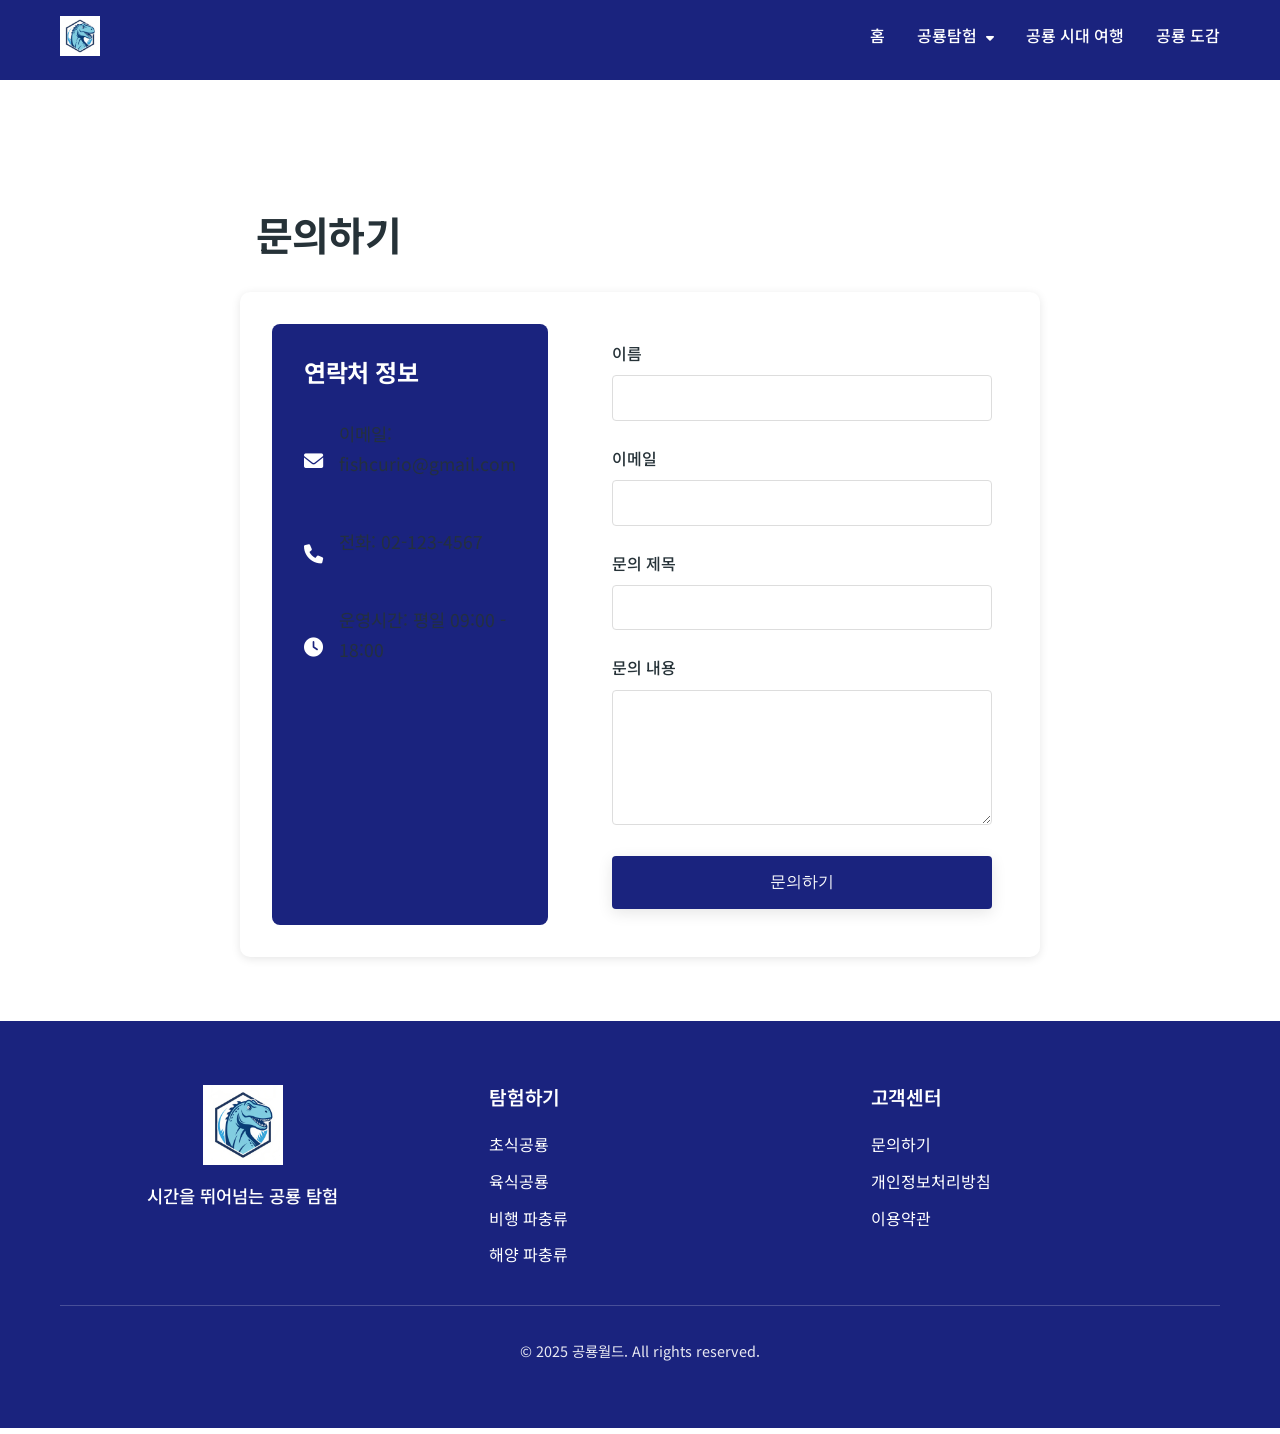
<file: contact.html>
<!DOCTYPE html>
<html lang="ko">
<head>
    <meta charset="UTF-8">
    <meta name="viewport" content="width=device-width, initial-scale=1.0">
    <title>문의하기 - 공룡월드</title>
    <link rel="stylesheet" href="style.css">
    <link rel="stylesheet" href="https://cdnjs.cloudflare.com/ajax/libs/font-awesome/6.0.0-beta3/css/all.min.css">
    <link href="https://fonts.googleapis.com/css2?family=Noto+Sans+KR:wght@400;700&display=swap" rel="stylesheet">
</head>
<body>
    <!-- 헤더 시작 -->
    <header>
        <div class="container">
            <div class="logo">
                <a href="index.html" class="logo-img" aria-label="공룡월드 홈으로 가기">
                    <img src="images/dino-logo-primary.png" alt="공룡월드">
                </a>
            </div>
            <nav>
                <div class="mobile-menu-toggle">
                    <i class="fas fa-bars"></i>
                </div>
                <ul class="main-menu">
                    <li><a href="index.html">홈</a></li>
                    <li class="dropdown">
                        <a href="#explore">공룡탐험 <i class="fas fa-caret-down"></i></a>
                        <ul class="dropdown-menu">
                            <li><a href="herbivores.html">육지의 거인들 (초식공룡)</a></li>
                            <li><a href="carnivores.html">무시무시한 사냥꾼들 (육식공룡)</a></li>
                            <li><a href="flying.html">하늘의 지배자들 (비행 파충류)</a></li>
                            <li><a href="marine.html">바다의 공포 (해양 파충류)</a></li>
                        </ul>
                    </li>
                    <li><a href="timeline.html">공룡 시대 여행</a></li>
                    <li><a href="dictionary.html">공룡 도감</a></li>
                </ul>
            </nav>
        </div>
    </header>
    <!-- 헤더 끝 -->

    <!-- 문의하기 섹션 시작 -->
    <section class="contact-section container">
        <h1 class="section-title">문의하기</h1>
        <div class="contact-content">
            <div class="contact-info">
                <h2>연락처 정보</h2>
                <div class="info-item">
                    <i class="fas fa-envelope"></i>
                    <p>이메일: fishcurio@gmail.com</p>
                </div>
                <div class="info-item">
                    <i class="fas fa-phone"></i>
                    <p>전화: 02-123-4567</p>
                </div>
                <div class="info-item">
                    <i class="fas fa-clock"></i>
                    <p>운영시간: 평일 09:00 - 18:00</p>
                </div>
            </div>
            <form class="contact-form" action="https://formsubmit.co/fishcurio@gmail.com" method="POST">
                <input type="hidden" name="_subject" value="공룡월드 문의사항">
                <input type="hidden" name="_next" value="https://your-website.com/thanks.html">
                <div class="form-group">
                    <label for="name">이름</label>
                    <input type="text" id="name" name="name" required>
                </div>
                <div class="form-group">
                    <label for="email">이메일</label>
                    <input type="email" id="email" name="email" required>
                </div>
                <div class="form-group">
                    <label for="subject">문의 제목</label>
                    <input type="text" id="subject" name="subject" required>
                </div>
                <div class="form-group">
                    <label for="message">문의 내용</label>
                    <textarea id="message" name="message" rows="6" required></textarea>
                </div>
                <button type="submit" class="btn btn-primary">문의하기</button>
            </form>
        </div>
    </section>

    <script>
        document.querySelector('.contact-form').addEventListener('submit', function(e) {
            const name = document.getElementById('name').value.trim();
            const email = document.getElementById('email').value.trim();
            const subject = document.getElementById('subject').value.trim();
            const message = document.getElementById('message').value.trim();
            
            if (name.length < 2) {
                e.preventDefault();
                alert('이름을 2자 이상 입력해주세요.');
                return;
            }
            
            if (!email.match(/^[^\s@]+@[^\s@]+\.[^\s@]+$/)) {
                e.preventDefault();
                alert('올바른 이메일 주소를 입력해주세요.');
                return;
            }
            
            if (subject.length < 2) {
                e.preventDefault();
                alert('문의 제목을 2자 이상 입력해주세요.');
                return;
            }
            
            if (message.length < 10) {
                e.preventDefault();
                alert('문의 내용을 10자 이상 입력해주세요.');
                return;
            }
        });
    </script>
    <!-- 문의하기 섹션 끝 -->

    <!-- 푸터 시작 -->
    <footer>
        <div class="container">
            <div class="footer-content">
                <div class="footer-logo">
                    <img src="images/dino-logo-primary.png" alt="공룡월드" class="logo-img">
                    <p>시간을 뛰어넘는 공룡 탐험</p>
                </div>
                <div class="footer-links">
                    <div class="link-column">
                        <h4>탐험하기</h4>
                        <ul>
                            <li><a href="herbivores.html">초식공룡</a></li>
                            <li><a href="carnivores.html">육식공룡</a></li>
                            <li><a href="flying.html">비행 파충류</a></li>
                            <li><a href="marine.html">해양 파충류</a></li>
                        </ul>
                    </div>
                    <div class="link-column">
                        <h4>고객센터</h4>
                        <ul>
                            <li><a href="contact.html">문의하기</a></li>
                            <li><a href="privacy.html">개인정보처리방침</a></li>
                            <li><a href="terms.html">이용약관</a></li>
                        </ul>
                    </div>
                </div>
            </div>
            <div class="copyright">
                <p>&copy; 2025 공룡월드. All rights reserved.</p>
            </div>
        </div>
    </footer>
    <!-- 푸터 끝 -->
</body>
</html>
</file>
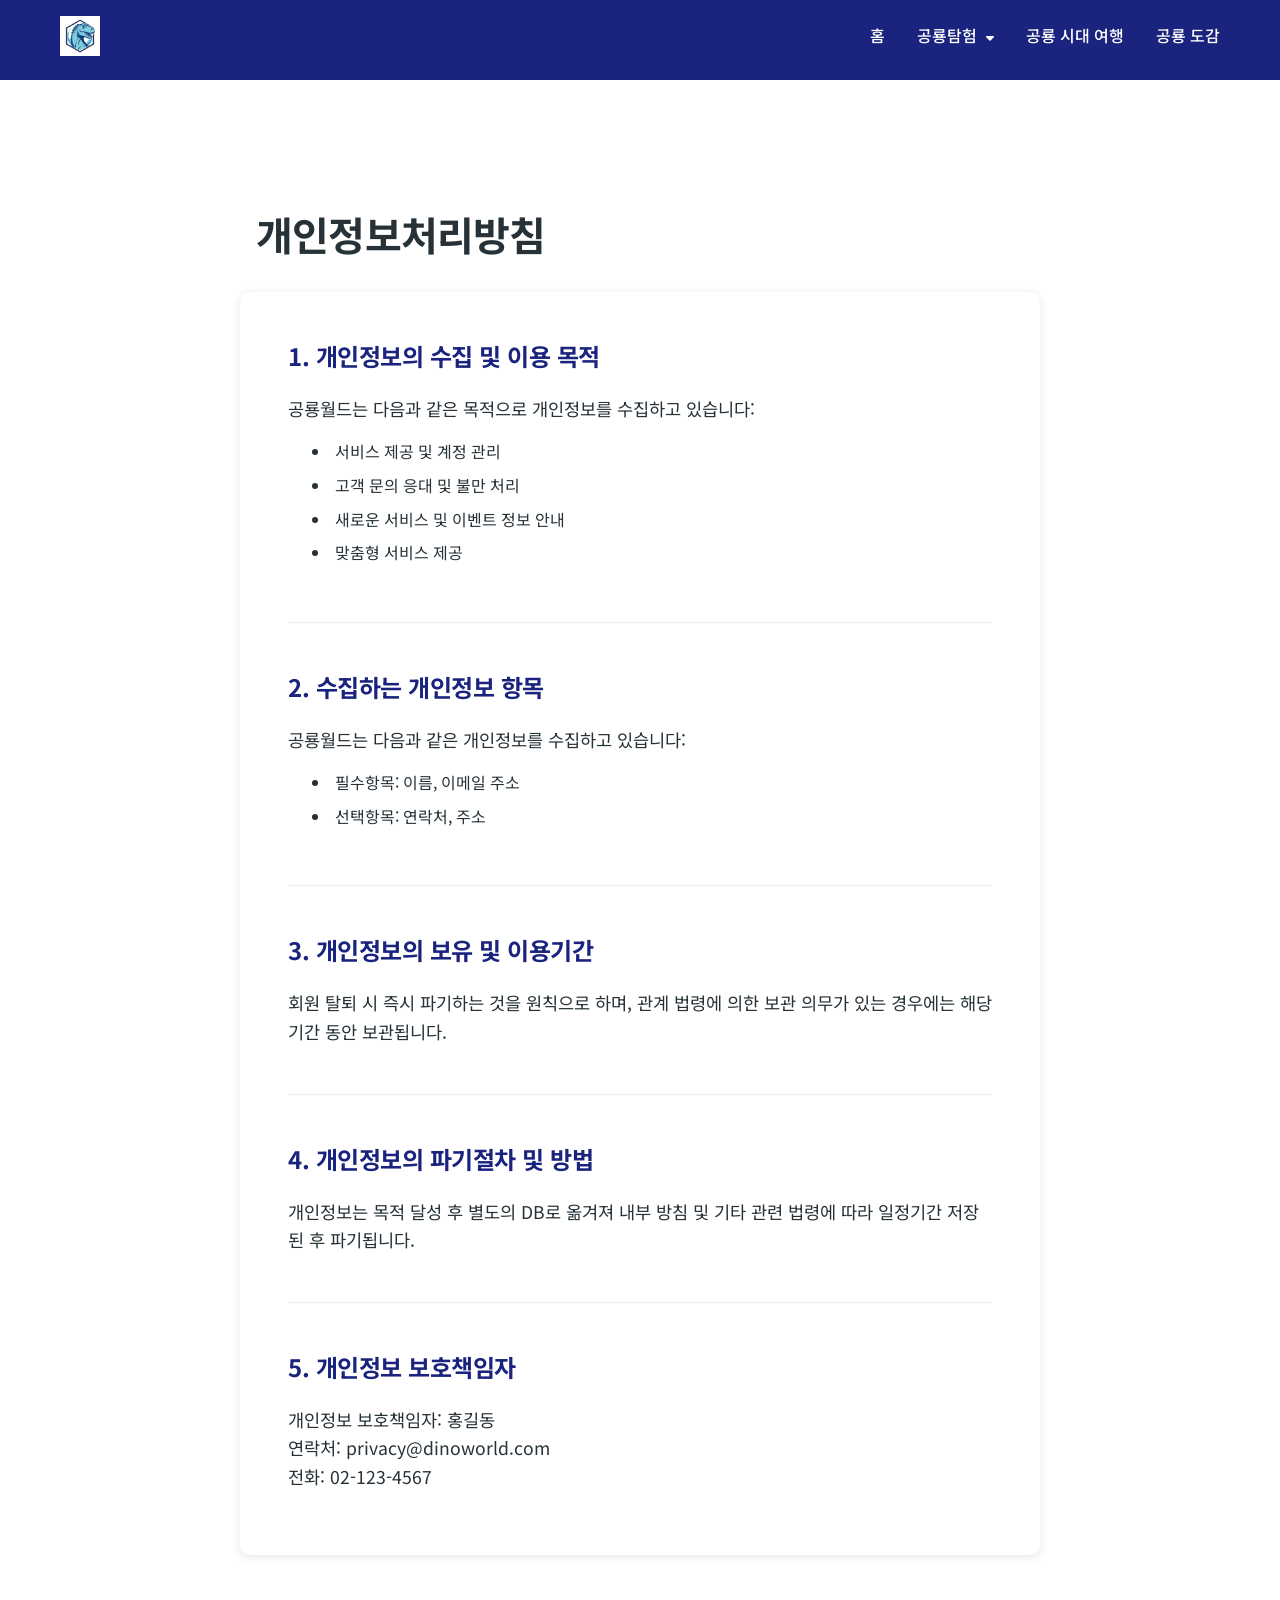
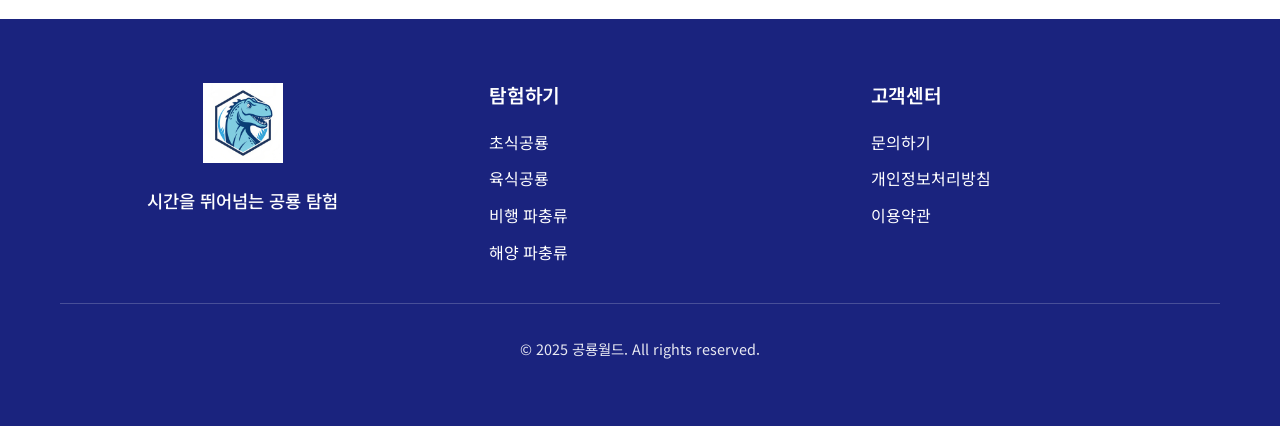
<file: privacy.html>
<!DOCTYPE html>
<html lang="ko">
<head>
    <meta charset="UTF-8">
    <meta name="viewport" content="width=device-width, initial-scale=1.0">
    <title>개인정보처리방침 - 공룡월드</title>
    <link rel="stylesheet" href="style.css">
    <link rel="stylesheet" href="https://cdnjs.cloudflare.com/ajax/libs/font-awesome/6.0.0-beta3/css/all.min.css">
    <link href="https://fonts.googleapis.com/css2?family=Noto+Sans+KR:wght@400;700&display=swap" rel="stylesheet">
</head>
<body>
    <!-- 헤더 시작 -->
    <header>
        <div class="container">
            <div class="logo">
                <a href="index.html" class="logo-img" aria-label="공룡월드 홈으로 가기">
                    <img src="images/dino-logo-primary.png" alt="공룡월드">
                </a>
            </div>
            <nav>
                <div class="mobile-menu-toggle">
                    <i class="fas fa-bars"></i>
                </div>
                <ul class="main-menu">
                    <li><a href="index.html">홈</a></li>
                    <li class="dropdown">
                        <a href="#explore">공룡탐험 <i class="fas fa-caret-down"></i></a>
                        <ul class="dropdown-menu">
                            <li><a href="herbivores.html">육지의 거인들 (초식공룡)</a></li>
                            <li><a href="carnivores.html">무시무시한 사냥꾼들 (육식공룡)</a></li>
                            <li><a href="flying.html">하늘의 지배자들 (비행 파충류)</a></li>
                            <li><a href="marine.html">바다의 공포 (해양 파충류)</a></li>
                        </ul>
                    </li>
                    <li><a href="timeline.html">공룡 시대 여행</a></li>
                    <li><a href="dictionary.html">공룡 도감</a></li>
                </ul>
            </nav>
        </div>
    </header>
    <!-- 헤더 끝 -->

    <!-- 개인정보처리방침 섹션 시작 -->
    <section class="privacy-section container">
        <h1 class="section-title">개인정보처리방침</h1>
        <div class="privacy-content">
            <article class="privacy-article">
                <h2>1. 개인정보의 수집 및 이용 목적</h2>
                <p>공룡월드는 다음과 같은 목적으로 개인정보를 수집하고 있습니다:</p>
                <ul>
                    <li>서비스 제공 및 계정 관리</li>
                    <li>고객 문의 응대 및 불만 처리</li>
                    <li>새로운 서비스 및 이벤트 정보 안내</li>
                    <li>맞춤형 서비스 제공</li>
                </ul>
            </article>

            <article class="privacy-article">
                <h2>2. 수집하는 개인정보 항목</h2>
                <p>공룡월드는 다음과 같은 개인정보를 수집하고 있습니다:</p>
                <ul>
                    <li>필수항목: 이름, 이메일 주소</li>
                    <li>선택항목: 연락처, 주소</li>
                </ul>
            </article>

            <article class="privacy-article">
                <h2>3. 개인정보의 보유 및 이용기간</h2>
                <p>회원 탈퇴 시 즉시 파기하는 것을 원칙으로 하며, 관계 법령에 의한 보관 의무가 있는 경우에는 해당 기간 동안 보관됩니다.</p>
            </article>

            <article class="privacy-article">
                <h2>4. 개인정보의 파기절차 및 방법</h2>
                <p>개인정보는 목적 달성 후 별도의 DB로 옮겨져 내부 방침 및 기타 관련 법령에 따라 일정기간 저장된 후 파기됩니다.</p>
            </article>

            <article class="privacy-article">
                <h2>5. 개인정보 보호책임자</h2>
                <p>개인정보 보호책임자: 홍길동<br>
                연락처: privacy@dinoworld.com<br>
                전화: 02-123-4567</p>
            </article>
        </div>
    </section>
    <!-- 개인정보처리방침 섹션 끝 -->

    <!-- 푸터 시작 -->
    <footer>
        <div class="container">
            <div class="footer-content">
                <div class="footer-logo">
                    <a href="index.html">
                        <img src="images/dino-logo-primary.png" alt="공룡월드" class="logo-img">
                    </a>
                    <p>시간을 뛰어넘는 공룡 탐험</p>
                </div>
                <div class="footer-links">
                    <div class="link-column">
                        <h4>탐험하기</h4>
                        <ul>
                            <li><a href="herbivores.html">초식공룡</a></li>
                            <li><a href="carnivores.html">육식공룡</a></li>
                            <li><a href="flying.html">비행 파충류</a></li>
                            <li><a href="marine.html">해양 파충류</a></li>
                        </ul>
                    </div>
                    <div class="link-column">
                        <h4>고객센터</h4>
                        <ul>
                            <li><a href="contact.html">문의하기</a></li>
                            <li><a href="privacy.html">개인정보처리방침</a></li>
                            <li><a href="terms.html">이용약관</a></li>
                        </ul>
                    </div>
                </div>
            </div>
            <div class="copyright">
                <p>&copy; 2025 공룡월드. All rights reserved.</p>
            </div>
        </div>
    </footer>
    <!-- 푸터 끝 -->
</body>
</html>
</file>
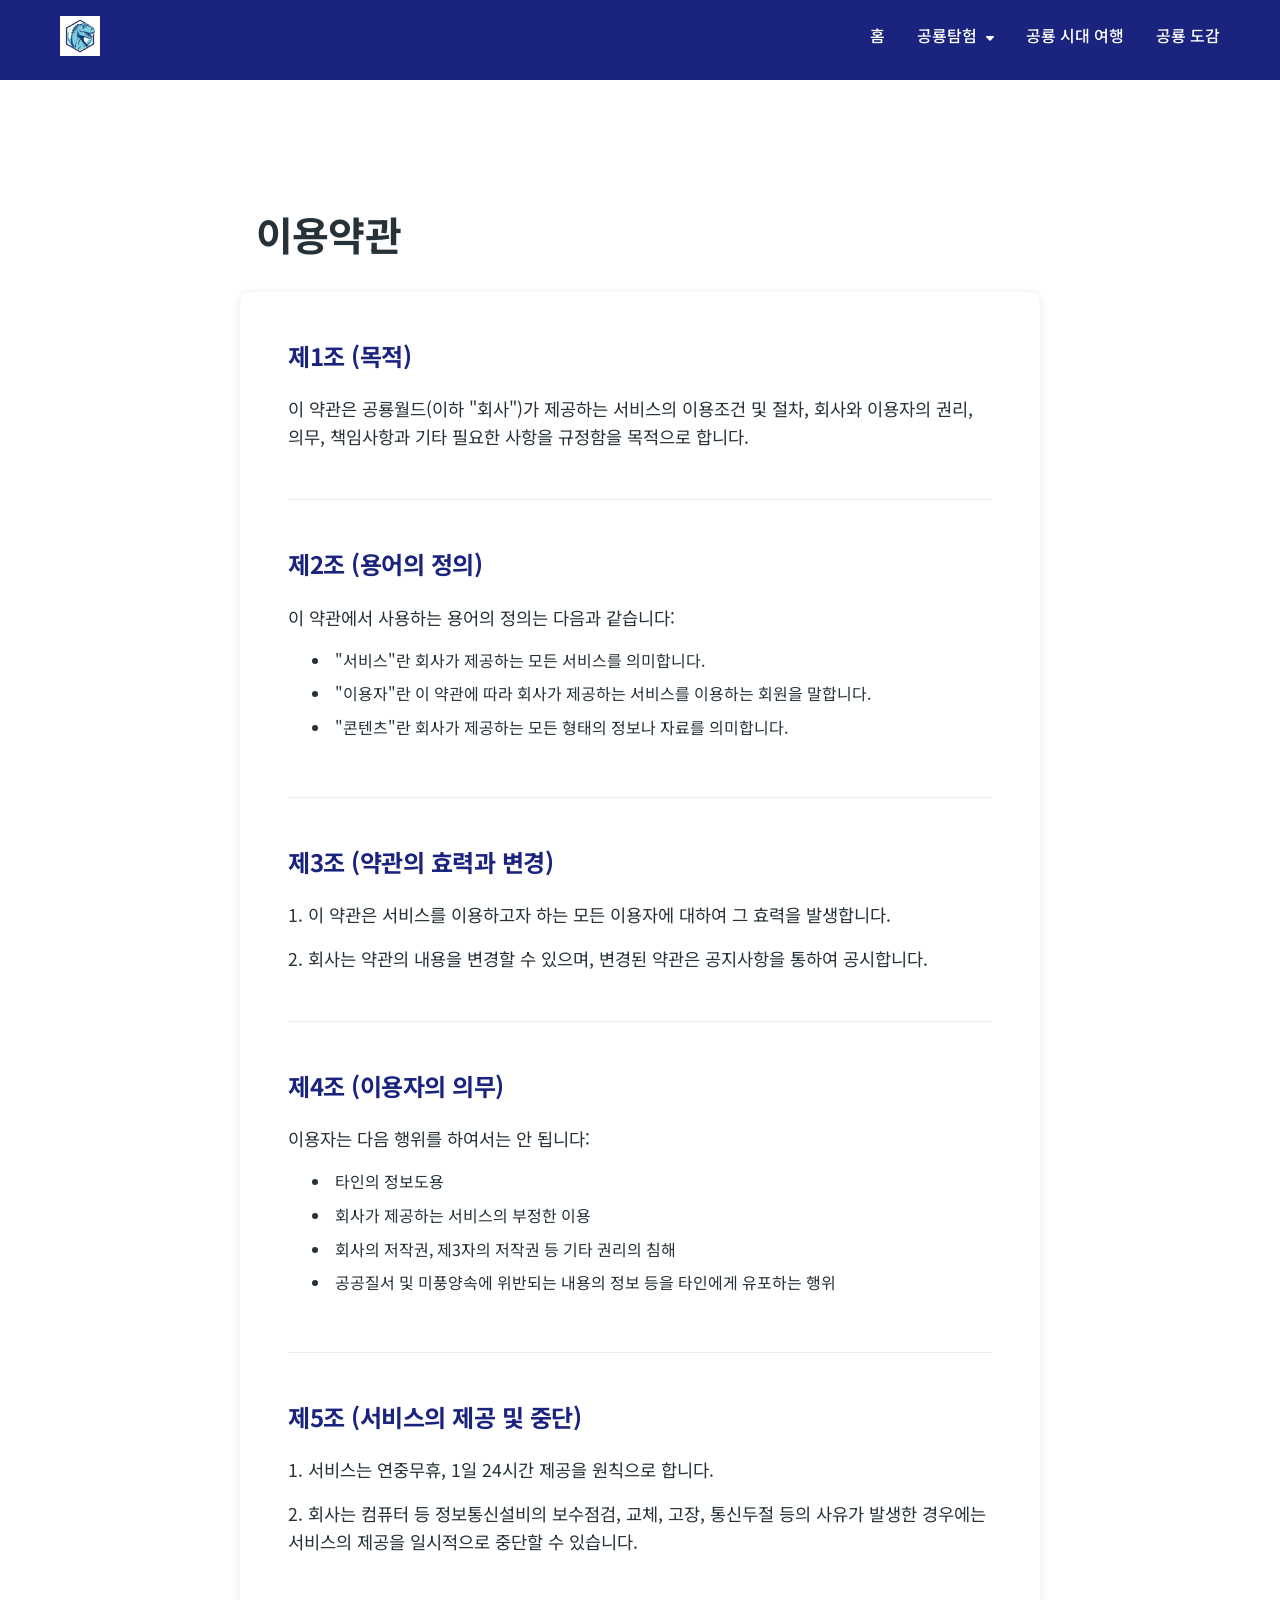
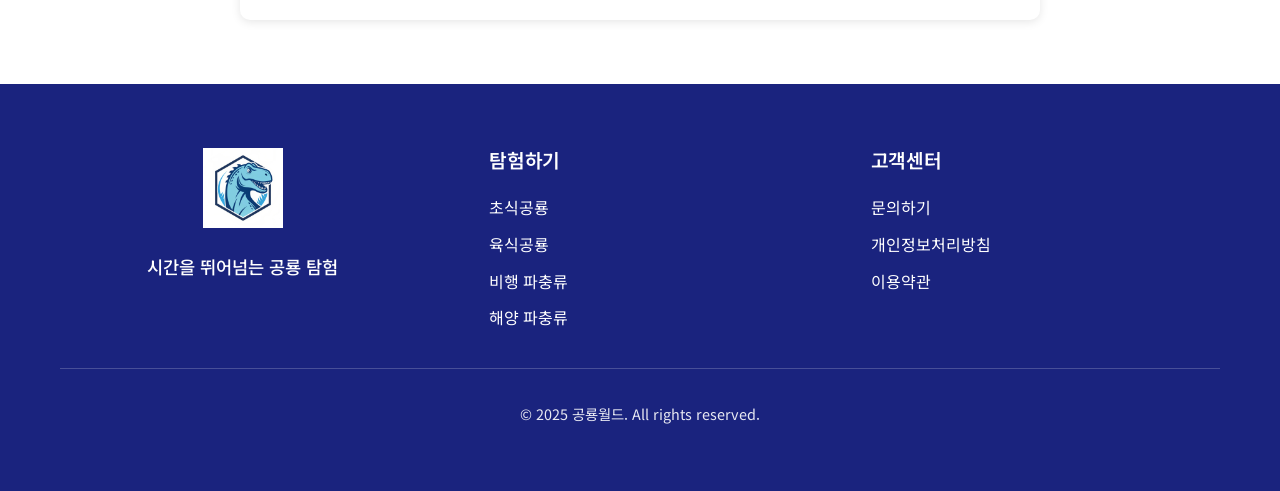
<file: terms.html>
<!DOCTYPE html>
<html lang="ko">
<head>
    <meta charset="UTF-8">
    <meta name="viewport" content="width=device-width, initial-scale=1.0">
    <title>이용약관 - 공룡월드</title>
    <link rel="stylesheet" href="style.css">
    <link rel="stylesheet" href="https://cdnjs.cloudflare.com/ajax/libs/font-awesome/6.0.0-beta3/css/all.min.css">
    <link href="https://fonts.googleapis.com/css2?family=Noto+Sans+KR:wght@400;700&display=swap" rel="stylesheet">
</head>
<body>
    <!-- 헤더 시작 -->
    <header>
        <div class="container">
            <div class="logo">
                <a href="index.html" class="logo-img" aria-label="공룡월드 홈으로 가기">
                    <img src="images/dino-logo-primary.png" alt="공룡월드">
                </a>
            </div>
            <nav>
                <div class="mobile-menu-toggle">
                    <i class="fas fa-bars"></i>
                </div>
                <ul class="main-menu">
                    <li><a href="index.html">홈</a></li>
                    <li class="dropdown">
                        <a href="#explore">공룡탐험 <i class="fas fa-caret-down"></i></a>
                        <ul class="dropdown-menu">
                            <li><a href="herbivores.html">육지의 거인들 (초식공룡)</a></li>
                            <li><a href="carnivores.html">무시무시한 사냥꾼들 (육식공룡)</a></li>
                            <li><a href="flying.html">하늘의 지배자들 (비행 파충류)</a></li>
                            <li><a href="marine.html">바다의 공포 (해양 파충류)</a></li>
                        </ul>
                    </li>
                    <li><a href="timeline.html">공룡 시대 여행</a></li>
                    <li><a href="dictionary.html">공룡 도감</a></li>
                </ul>
            </nav>
        </div>
    </header>
    <!-- 헤더 끝 -->

    <!-- 이용약관 섹션 시작 -->
    <section class="terms-section container">
        <h1 class="section-title">이용약관</h1>
        <div class="terms-content">
            <article class="terms-article">
                <h2>제1조 (목적)</h2>
                <p>이 약관은 공룡월드(이하 "회사")가 제공하는 서비스의 이용조건 및 절차, 회사와 이용자의 권리, 의무, 책임사항과 기타 필요한 사항을 규정함을 목적으로 합니다.</p>
            </article>

            <article class="terms-article">
                <h2>제2조 (용어의 정의)</h2>
                <p>이 약관에서 사용하는 용어의 정의는 다음과 같습니다:</p>
                <ul>
                    <li>"서비스"란 회사가 제공하는 모든 서비스를 의미합니다.</li>
                    <li>"이용자"란 이 약관에 따라 회사가 제공하는 서비스를 이용하는 회원을 말합니다.</li>
                    <li>"콘텐츠"란 회사가 제공하는 모든 형태의 정보나 자료를 의미합니다.</li>
                </ul>
            </article>

            <article class="terms-article">
                <h2>제3조 (약관의 효력과 변경)</h2>
                <p>1. 이 약관은 서비스를 이용하고자 하는 모든 이용자에 대하여 그 효력을 발생합니다.</p>
                <p>2. 회사는 약관의 내용을 변경할 수 있으며, 변경된 약관은 공지사항을 통하여 공시합니다.</p>
            </article>

            <article class="terms-article">
                <h2>제4조 (이용자의 의무)</h2>
                <p>이용자는 다음 행위를 하여서는 안 됩니다:</p>
                <ul>
                    <li>타인의 정보도용</li>
                    <li>회사가 제공하는 서비스의 부정한 이용</li>
                    <li>회사의 저작권, 제3자의 저작권 등 기타 권리의 침해</li>
                    <li>공공질서 및 미풍양속에 위반되는 내용의 정보 등을 타인에게 유포하는 행위</li>
                </ul>
            </article>

            <article class="terms-article">
                <h2>제5조 (서비스의 제공 및 중단)</h2>
                <p>1. 서비스는 연중무휴, 1일 24시간 제공을 원칙으로 합니다.</p>
                <p>2. 회사는 컴퓨터 등 정보통신설비의 보수점검, 교체, 고장, 통신두절 등의 사유가 발생한 경우에는 서비스의 제공을 일시적으로 중단할 수 있습니다.</p>
            </article>
        </div>
    </section>
    <!-- 이용약관 섹션 끝 -->

    <!-- 푸터 시작 -->
    <footer>
        <div class="container">
            <div class="footer-content">
                <div class="footer-logo">
                    <a href="index.html">
                        <img src="images/dino-logo-primary.png" alt="공룡월드" class="logo-img">
                    </a>
                    <p>시간을 뛰어넘는 공룡 탐험</p>
                </div>
                <div class="footer-links">
                    <div class="link-column">
                        <h4>탐험하기</h4>
                        <ul>
                            <li><a href="herbivores.html">초식공룡</a></li>
                            <li><a href="carnivores.html">육식공룡</a></li>
                            <li><a href="flying.html">비행 파충류</a></li>
                            <li><a href="marine.html">해양 파충류</a></li>
                        </ul>
                    </div>
                    <div class="link-column">
                        <h4>고객센터</h4>
                        <ul>
                            <li><a href="contact.html">문의하기</a></li>
                            <li><a href="privacy.html">개인정보처리방침</a></li>
                            <li><a href="terms.html">이용약관</a></li>
                        </ul>
                    </div>
                </div>
            </div>
            <div class="copyright">
                <p>&copy; 2025 공룡월드. All rights reserved.</p>
            </div>
        </div>
    </footer>
    <!-- 푸터 끝 -->
</body>
</html>
</file>
<file: style.css>
/* 기본 리셋 및 공통 스타일 */
:root {
    --primary-color: #1a237e;
    --primary-color-rgb: 26, 35, 126;
    --herbivore-color: #2e7d32;
    --carnivore-color: #c62828;
    --flying-color: #6a1b9a;
    --marine-color: #0277bd;
    --text-color: #263238;
    --light-gray: #f5f6fa;
    --background-color: #ffffff;
    --accent-color: #ffd600;
    --shadow: 0 4px 20px rgba(0,0,0,0.08);
    --card-shadow: 0 8px 30px rgba(0,0,0,0.12);
    --transition: all 0.4s cubic-bezier(0.4, 0, 0.2, 1);
    --header-height: 80px;
}

* {
    margin: 0;
    padding: 0;
    box-sizing: border-box;
}

body {
    font-family: 'Noto Sans KR', sans-serif;
    line-height: 1.7;
    color: var(--text-color);
    background-color: var(--background-color);
    padding-top: var(--header-height);
}

/* 컨테이너 */
.container {
    max-width: 1200px;
    margin: 0 auto;
    padding: 0 20px;
}

/* 헤더 스타일 */
header {
    background: var(--primary-color);
    width: 100%;
    transition: var(--transition);
    padding: 1rem 0;
    position: fixed;
    top: 0;
    left: 0;
    z-index: 1000;
    height: var(--header-height);
}

header.scrolled {
    background: rgba(44, 62, 80, 0.95);
    box-shadow: var(--shadow);
}

header .container {
    display: flex;
    justify-content: space-between;
    align-items: center;
}

.logo {
    display: flex;
    align-items: center;
    gap: 1rem;
    z-index: 1002;
    position: relative;
}

.logo h1 {
    margin: 0;
    font-size: 1.5rem;
    color: white;
}

.logo .logo-img {
    width: 40px;
    height: 40px;
    position: relative;
    z-index: 1002;
}

.logo .logo-img img {
    width: 100%;
    height: 100%;
    object-fit: contain;
}

/* 푸터 로고 스타일 */
.footer-logo {
    text-align: center;
    margin-bottom: 2rem;
}

.footer-logo a {
    display: inline-block;
    text-decoration: none;
    transition: var(--transition);
}

.footer-logo a:hover {
    transform: translateY(-3px);
}

.footer-logo .logo-img {
    width: 80px;
    height: 80px;
    margin: 0 auto 1rem;
    display: block;
}

.footer-logo img {
    width: 80px;
    height: auto;
    margin-bottom: 1rem;
}

.footer-logo h3 {
    color: white;
    margin-bottom: 0.5rem;
}

.footer-logo p {
    color: #ffffff;
    font-weight: 500;
    margin-bottom: 0;
}

/* 네비게이션 */
nav {
    display: flex;
    align-items: center;
}

/* 모바일 메뉴 토글 버튼 */
.mobile-menu-toggle {
    display: none;
    background: none;
    border: none;
    color: white;
    cursor: pointer;
    padding: 0.5rem;
    z-index: 1002;
    font-size: 2rem;
    position: relative;
}

/* 메인 메뉴 */
.main-menu {
    display: flex;
    list-style: none;
    gap: 2rem;
    margin: 0;
    padding: 0;
}

.main-menu a {
    color: white;
    text-decoration: none;
    font-weight: 500;
    transition: var(--transition);
    position: relative;
    padding: 0.5rem 0;
}

.main-menu a:hover {
    color: var(--accent-color);
}

/* 드롭다운 메뉴 */
.dropdown {
    position: relative;
}

.dropdown-menu {
    display: none;
    position: absolute;
    top: 100%;
    left: 0;
    background: white;
    min-width: 200px;
    padding: 0.5rem 0;
    border-radius: 4px;
    box-shadow: var(--shadow);
    list-style: none;
}

.dropdown:hover .dropdown-menu {
    display: block;
}

.dropdown-menu a {
    color: var(--text-color);
    padding: 0.5rem 1rem;
    display: block;
}

.dropdown-menu a:hover {
    background: var(--light-gray);
}

.main-menu .dropdown .fa-caret-down {
    margin-left: 0.3rem;
    font-size: 0.8em;
}

/* 히어로 섹션 */
.hero-sub {
    padding: 4rem 0;
    color: white;
    text-align: center;
    position: relative;
    background: linear-gradient(135deg, rgba(44, 62, 80, 0.95) 0%, rgba(52, 73, 94, 0.95) 100%), url('images/timeline-bg-desktop.png') repeat center;
    background-size: 300px;
}

.hero-sub::before {
    content: '';
    position: absolute;
    top: 0;
    left: 0;
    right: 0;
    bottom: 0;
    background: linear-gradient(135deg, rgba(26, 35, 126, 0.9), rgba(0, 0, 0, 0.85));
    z-index: 1;
}

.hero-sub .container {
    position: relative;
    z-index: 2;
}

.hero-sub h1 {
    font-size: 3.5rem;
    margin-bottom: 1rem;
    text-shadow: 2px 2px 4px rgba(0, 0, 0, 0.5);
}

.hero-sub p {
    font-size: 1.2rem;
    margin: 1rem 0;
    color: #ffffff;
    text-shadow: 2px 2px 4px rgba(0, 0, 0, 0.5);
    font-weight: 500;
    position: relative;
    z-index: 2;
    max-width: 800px;
    margin: 1rem auto;
}

/* index 페이지의 히어로 섹션에만 margin-top 적용 */
.hero-main {
    margin-top: 0;
}

/* 공룡 카드 스타일 */
.dino-content {
    padding: 0;
}

.dino-group {
    margin-bottom: 4rem;
}

.dino-group h2 {
    font-size: 2rem;
    margin-bottom: 2rem;
    color: var(--primary-color);
    text-align: center;
}

.dino-cards {
    display: grid;
    grid-template-columns: repeat(auto-fit, minmax(320px, 1fr));
    gap: 2.5rem;
    padding: 2rem 0;
}

.dino-detail-card {
    background: white;
    border-radius: 16px;
    overflow: hidden;
    box-shadow: var(--card-shadow);
    transition: var(--transition);
    position: relative;
    display: flex;
    flex-direction: column;
}

.dino-detail-card:hover {
    transform: translateY(-8px);
    box-shadow: 0 12px 40px rgba(0,0,0,0.15);
}

.dino-detail-card img {
    width: 100%;
    height: 280px;
    object-fit: cover;
    transition: var(--transition);
}

.dino-detail-card:hover img {
    transform: scale(1.08);
}

.dino-detail-card h3 {
    padding: 1.5rem 1.5rem 0.8rem;
    font-size: 1.8rem;
    color: var(--primary-color);
    position: relative;
    margin-bottom: 0.5rem;
}

.dino-detail-card h3::after {
    content: '';
    position: absolute;
    bottom: 0;
    left: 1.5rem;
    width: 40px;
    height: 3px;
    background: var(--accent-color);
    border-radius: 2px;
}

.dino-stats {
    list-style: none;
    padding: 0 1.5rem;
    margin: 1rem 0;
}

.dino-stats li {
    margin-bottom: 0.5rem;
    font-size: 0.95rem;
    line-height: 1.4;
}

.dino-stats li strong {
    color: #2C3E50;
    font-weight: 600;
    margin-right: 0.5rem;
}

.dino-description {
    padding: 0 1.5rem 1.5rem;
}

.dino-description h3 {
    color: var(--primary-color);
    font-size: 1.3rem;
    margin-bottom: 1rem;
    padding-top: 1.5rem;
}

.dino-description h3:first-child {
    padding-top: 0;
}

.dino-description ul {
    list-style: none;
    margin-bottom: 1.5rem;
}

.dino-description ul li {
    position: relative;
    padding-left: 1.2rem;
    margin-bottom: 0.5rem;
    line-height: 1.6;
}

.dino-description ul li::before {
    content: '•';
    color: var(--accent-color);
    position: absolute;
    left: 0;
    top: 0;
}

/* 푸터 스타일 */
footer {
    background: var(--primary-color);
    color: white;
    padding: 4rem 0 2rem;
}

.footer-content {
    display: grid;
    grid-template-columns: 1fr 2fr;
    gap: 4rem;
    margin-bottom: 2rem;
}

.footer-logo {
    text-align: center;
}

.footer-links {
    display: grid;
    grid-template-columns: repeat(auto-fit, minmax(200px, 1fr));
    gap: 2rem;
}

.link-column h4 {
    margin-bottom: 1rem;
    font-size: 1.2rem;
    color: #ffffff;
    font-weight: 600;
}

.link-column ul {
    list-style: none;
}

.link-column a {
    color: #ffffff;
    text-decoration: none;
    transition: var(--transition);
    display: block;
    padding: 0.3rem 0;
    font-weight: 400;
}

.link-column a:hover {
    color: var(--accent-color);
    transform: translateX(5px);
}

.copyright {
    text-align: center;
    padding: 2rem 0;
    margin-top: 2rem;
    border-top: 1px solid rgba(255,255,255,0.2);
    font-size: 1rem;
    color: #ffffff;
    display: flex;
    flex-direction: column;
    gap: 1.2rem;
    align-items: center;
}

.copyright p {
    margin: 0;
    line-height: 1.8;
    color: #ffffff;
    font-weight: 400;
}

.copyright-links {
    display: flex;
    gap: 2rem;
    justify-content: center;
    flex-wrap: wrap;
    margin: 0.5rem 0;
}

.copyright-links a {
    color: #ffffff;
    text-decoration: none;
    transition: var(--transition);
    font-size: 0.95rem;
    font-weight: 500;
    position: relative;
}

.copyright-links a:hover {
    color: var(--accent-color);
    transform: translateY(-2px);
}

.copyright-links a::after {
    content: '';
    position: absolute;
    bottom: -4px;
    left: 0;
    width: 100%;
    height: 2px;
    background: var(--accent-color);
    transform: scaleX(0);
    transition: transform 0.3s ease;
}

.copyright-links a:hover::after {
    transform: scaleX(1);
}

.copyright p:last-child {
    font-size: 0.9rem;
    color: rgba(255,255,255,0.9);
    line-height: 1.8;
}

@media (max-width: 768px) {
    .copyright {
        padding: 1.5rem 0;
        margin-top: 1.5rem;
        text-align: center;
        gap: 1rem;
    }

    .copyright-links {
        flex-direction: column;
        gap: 1rem;
        align-items: center;
    }

    .copyright p {
        padding: 0 1rem;
    }
}

/* 스크롤 버튼 */
#scroll-to-top {
    position: fixed;
    bottom: 20px;
    right: 20px;
    background: var(--primary-color);
    color: white;
    width: 50px;
    height: 50px;
    border-radius: 50%;
    border: none;
    cursor: pointer;
    display: none;
    align-items: center;
    justify-content: center;
    font-size: 1.2rem;
    box-shadow: var(--shadow);
    transition: var(--transition);
}

#scroll-to-top:hover {
    background: #34495e;
    transform: translateY(-3px);
}

#scroll-to-top.visible {
    display: flex;
}

/* 반응형 디자인 */
@media (max-width: 768px) {
    :root {
        --header-height: 60px;
    }

    body {
        padding-top: var(--header-height);
    }

    header {
        height: var(--header-height);
        padding: 0;
    }

    header .container {
        padding: 0 1rem;
        height: 100%;
        display: flex;
        align-items: center;
        justify-content: space-between;
    }

    .logo {
        display: flex;
        align-items: center;
        gap: 0.5rem;
    }

    .logo h1 {
        font-size: 1.2rem;
    }

    .logo .logo-img {
        width: 32px;
        height: 32px;
    }

    .mobile-menu-toggle {
        display: block;
        padding: 0.5rem;
        font-size: 1.8rem;
        position: relative;
        z-index: 1002;
    }

    .main-menu {
        display: none;
        position: fixed;
        top: 0;
        left: 0;
        width: 100%;
        height: 100vh;
        background: var(--primary-color);
        flex-direction: column;
        align-items: center;
        justify-content: center;
        gap: 1.5rem;
        padding: 5rem 2rem;
        z-index: 1001;
    }

    .main-menu.active {
        display: flex;
    }

    .main-menu li {
        width: 100%;
        text-align: center;
        opacity: 0;
        transform: translateY(20px);
        animation: fadeInUp 0.5s ease forwards;
    }

    .main-menu li:nth-child(1) { animation-delay: 0.1s; }
    .main-menu li:nth-child(2) { animation-delay: 0.2s; }
    .main-menu li:nth-child(3) { animation-delay: 0.3s; }
    .main-menu li:nth-child(4) { animation-delay: 0.4s; }

    .main-menu a {
        display: block;
        padding: 1rem;
        font-size: 1.4rem;
        width: 100%;
        color: white;
        text-align: center;
    }

    .dropdown-menu {
        position: static;
        background: rgba(255, 255, 255, 0.1);
        width: 100%;
        margin-top: 0.5rem;
    }

    .dropdown-menu a {
        color: white;
        font-size: 1.2rem;
        padding: 0.8rem 1rem;
    }

    /* 드롭다운 화살표 아이콘 */
    .main-menu .dropdown .fa-caret-down {
        margin-left: 0.5rem;
        transition: transform 0.3s ease;
    }

    .main-menu .dropdown.active .fa-caret-down {
        transform: rotate(180deg);
    }

    /* 히어로 섹션 모바일 조정 */
    .hero-sub {
        padding: 4rem 0 3rem;
        margin-top: 0;
    }

    .hero-sub h1 {
        font-size: 2.5rem;
        margin-bottom: 1rem;
    }

    .hero-sub p {
        font-size: 1.1rem;
        padding: 0 1rem;
    }

    /* 컨테이너 패딩 조정 */
    .container {
        padding: 0 1rem;
    }

    /* 섹션 패딩 조정 */
    #categories, .categories {
        padding: 3rem 0;
    }

    .contact-section,
    .privacy-section,
    .terms-section {
        padding: 4rem 1rem;
    }
}

@keyframes fadeIn {
    from {
        opacity: 0;
        transform: translateY(20px);
    }
    to {
        opacity: 1;
        transform: translateY(0);
    }
}

@keyframes fadeInUp {
    from {
        opacity: 0;
        transform: translateY(20px);
    }
    to {
        opacity: 1;
        transform: translateY(0);
    }
}

/* 이미지 플레이스홀더 스타일 */
.image-placeholder {
    background: #eee;
    display: flex;
    align-items: center;
    justify-content: center;
    color: #666;
    font-size: 1rem;
    text-align: center;
    padding: 1rem;
}

/* 영웅 배너 */
#hero {
    background-color: #e9ecef;
    padding: 4rem 0;
    text-align: center;
    background-image: url('images/banner-desktop.png');
    background-size: cover;
    background-position: center;
    background-repeat: no-repeat;
    min-height: 600px;
    position: relative;
    display: flex;
    align-items: center;
    justify-content: center;
}

.hero-content {
    background-color: rgba(255, 255, 255, 0.9);
    padding: 2rem;
    border-radius: 8px;
    max-width: 600px;
    margin: 0 auto;
}

/* 카테고리 섹션 */
#categories, .categories {
    padding: 4rem 0;
    background: linear-gradient(to bottom, var(--light-gray), #ffffff);
    position: relative;
}

.section-title {
    font-size: 2.5rem;
    font-weight: 700;
    color: var(--text-primary);
    margin: 2rem 0;
    padding-left: 1rem;
    display: flex;
    align-items: center;
    gap: 1rem;
}

.shortcut-btn {
    font-size: 1rem;
    padding: 0.5rem 1rem;
    background-color: #f8f9fa;
    color: #2c3e50;
    border: 1px solid #2c3e50;
    border-radius: 4px;
    text-decoration: none;
    transition: all 0.3s ease;
}

.shortcut-btn:hover {
    background-color: #2c3e50;
    color: #ffffff;
    transform: translateY(-2px);
    box-shadow: 0 2px 4px rgba(0, 0, 0, 0.1);
}

@media (max-width: 768px) {
    .section-title {
        font-size: 2rem;
        margin: 1.5rem 0;
        padding-left: 0;
    }
    
    .shortcut-btn {
        font-size: 0.9rem;
        padding: 0.4rem 0.8rem;
    }
}

.section-content {
    margin-top: 1.5rem;
    margin-bottom: 3rem;
    padding: 0 1rem;
}

.category-grid {
    display: grid;
    grid-template-columns: repeat(auto-fit, minmax(250px, 1fr));
    gap: 2.5rem;
    margin-top: 2rem;
}

.category-card {
    background-color: white;
    padding: 2rem;
    border-radius: 12px;
    box-shadow: var(--card-shadow);
    transition: transform 0.3s ease, box-shadow 0.3s ease;
}

.category-card:hover {
    transform: translateY(-5px);
    box-shadow: 0 12px 40px rgba(0,0,0,0.15);
}

.category-image {
    margin-bottom: 1.5rem;
    border-radius: 8px;
    overflow: hidden;
}

.category-card h3 {
    color: var(--primary-color);
    margin-bottom: 0.8rem;
}

.category-card p {
    color: var(--text-color);
    opacity: 0.9;
    margin-bottom: 0;
}

/* 공룡 시대 여행 */
#timeline {
    padding: 2rem 0;
    position: relative;
}

.timeline-period {
    background: white;
    margin-bottom: 2.5rem;
    padding: 2.5rem;
    border-radius: 12px;
    box-shadow: var(--card-shadow);
    transition: var(--transition);
}

.timeline-period:hover {
    transform: translateY(-5px);
    box-shadow: 0 12px 40px rgba(0,0,0,0.15);
}

.timeline-period h3 {
    color: var(--primary-color);
    font-size: 1.8rem;
    margin-bottom: 1.5rem;
    position: relative;
    padding-bottom: 1rem;
}

.timeline-period h3::after {
    content: '';
    position: absolute;
    bottom: 0;
    left: 0;
    width: 40px;
    height: 3px;
    background: var(--accent-color);
    border-radius: 2px;
}

.period-content {
    color: var(--text-color);
}

.period-info h4 {
    color: var(--primary-color);
    margin: 1.5rem 0 0.8rem;
    font-size: 1.3rem;
}

.period-info p {
    color: var(--text-color);
    opacity: 0.9;
    line-height: 1.8;
}

.period-info ul {
    list-style: none;
    margin: 1rem 0;
}

.period-info ul li {
    position: relative;
    padding-left: 1.5rem;
    margin-bottom: 0.8rem;
    line-height: 1.6;
}

.period-info ul li::before {
    content: '•';
    color: var(--accent-color);
    font-weight: bold;
    position: absolute;
    left: 0;
}

/* 공룡 도감 */
#dictionary {
    padding: 0;
    margin-top: -2rem;
}

/* 사용법 가이드 스타일 */
.usage-guide {
    background: white;
    border-radius: 12px;
    box-shadow: var(--card-shadow);
    padding: 2.5rem;
    margin: 3rem 0;
    transition: var(--transition);
}

.usage-guide:hover {
    transform: translateY(-5px);
    box-shadow: 0 12px 40px rgba(0,0,0,0.15);
}

.usage-guide h2 {
    color: var(--primary-color);
    font-size: 2rem;
    margin-bottom: 1.5rem;
    position: relative;
    padding-bottom: 1rem;
}

.usage-guide h2::after {
    content: '';
    position: absolute;
    bottom: 0;
    left: 0;
    width: 40px;
    height: 3px;
    background: var(--accent-color);
    border-radius: 2px;
}

.usage-guide p {
    color: var(--text-color);
    font-size: 1.1rem;
    line-height: 1.7;
    margin-bottom: 1.5rem;
}

.usage-guide ol {
    background: var(--light-gray);
    border-radius: 8px;
    padding: 1.5rem 2rem;
    margin-bottom: 1.5rem;
}

.usage-guide ol li {
    color: var(--text-color);
    margin-bottom: 1rem;
    line-height: 1.6;
    position: relative;
    padding-left: 0.5rem;
}

.usage-guide ol li:last-child {
    margin-bottom: 0;
}

.usage-guide ol li::marker {
    color: var(--primary-color);
    font-weight: 600;
}

.usage-guide p:last-child {
    background: rgba(var(--primary-color-rgb), 0.05);
    padding: 1rem 1.5rem;
    border-radius: 8px;
    border-left: 4px solid var(--primary-color);
    margin-bottom: 0;
}

/* 미디어 쿼리 추가 */
@media (max-width: 768px) {
    .usage-guide {
        padding: 1.5rem;
    }
    
    .usage-guide h2 {
        font-size: 1.8rem;
    }
    
    .usage-guide ol {
        padding: 1.2rem 1.8rem;
    }
}

#dictionary .dinosaur-grid {
    display: grid;
    grid-template-columns: repeat(auto-fit, minmax(280px, 1fr));
    gap: 2rem;
    padding: 2rem 0;
}

@media (max-width: 768px) {
    #dictionary .dinosaur-grid {
        grid-template-columns: 1fr;
        gap: 1.5rem;
        padding: 1.5rem 0;
    }
}

.dino-content:not(#dictionary) .dinosaur-grid {
    display: flex;
    justify-content: space-between;
    gap: 1rem;
    padding: 2rem 0;
    overflow-x: auto;
}

.dino-content:not(#dictionary) .dinosaur-card {
    flex: 0 0 280px;
    background: white;
    border-radius: 12px;
    overflow: hidden;
    box-shadow: var(--card-shadow);
    transition: var(--transition);
}

.dino-content:not(#dictionary) .dinosaur-card:hover {
    transform: translateY(-8px);
    box-shadow: 0 12px 40px rgba(0,0,0,0.15);
}

.dino-content:not(#dictionary) .dinosaur-card img {
    width: 100%;
    height: 280px;
    object-fit: contain;
    transition: var(--transition);
    padding: 1rem;
}

.dino-content:not(#dictionary) .dinosaur-card:hover img {
    transform: scale(1.05);
}

/* index 페이지의 공룡도감 섹션 스크롤바 스타일 */
.dino-content:not(#dictionary) .dinosaur-grid::-webkit-scrollbar {
    height: 8px;
}

.dino-content:not(#dictionary) .dinosaur-grid::-webkit-scrollbar-track {
    background: var(--light-gray);
    border-radius: 4px;
}

.dino-content:not(#dictionary) .dinosaur-grid::-webkit-scrollbar-thumb {
    background: var(--primary-color);
    border-radius: 4px;
}

.dino-content:not(#dictionary) .dinosaur-grid::-webkit-scrollbar-thumb:hover {
    background: var(--primary-color-rgb);
}

/* 오늘의 공룡 */
#dino-of-day {
    background: linear-gradient(135deg, var(--light-gray) 0%, #ffffff 100%);
    padding: 3rem 0;
}

.dino-highlight {
    display: grid;
    grid-template-columns: 1fr 1fr;
    gap: 3rem;
    background: white;
    padding: 2rem;
    border-radius: 12px;
    box-shadow: var(--card-shadow);
}

.dino-image-container {
    position: relative;
    width: 100%;
    height: 400px;
    overflow: hidden;
    border-radius: 8px;
}

.dino-of-day-image {
    width: 100%;
    height: 100%;
    object-fit: cover;
    transition: transform 0.3s ease;
}

.dino-of-day-image:hover {
    transform: scale(1.05);
}

.dino-info {
    display: flex;
    flex-direction: column;
    justify-content: center;
}

.dino-info h3 {
    color: var(--primary-color);
    font-size: 2rem;
    margin-bottom: 1rem;
}

.dino-period {
    color: var(--text-color);
    font-weight: 500;
    margin-bottom: 1.5rem;
    padding: 0.5rem 1rem;
    background: var(--light-gray);
    border-radius: 20px;
    display: inline-block;
}

.dino-description {
    margin-bottom: 2rem;
    line-height: 1.8;
}

.dino-stats {
    display: grid;
    grid-template-columns: repeat(2, 1fr);
    gap: 1rem;
}

.stat-item {
    background: var(--light-gray);
    padding: 1rem;
    border-radius: 8px;
}

.stat-label {
    font-weight: 500;
    color: var(--primary-color);
    margin-right: 0.5rem;
}

.stat-value {
    color: var(--text-color);
}

@media (max-width: 768px) {
    .dino-highlight {
        grid-template-columns: 1fr;
    }

    .dino-image-container {
        height: 300px;
    }
}

/* 유틸리티 클래스 */
.btn {
    display: inline-block;
    padding: 1rem 2rem;
    border-radius: 50px;
    background: var(--primary-color);
    color: white;
    font-weight: 600;
    text-decoration: none;
    transition: var(--transition);
    border: none;
    cursor: pointer;
    box-shadow: 0 4px 15px rgba(0,0,0,0.1);
}

.btn:hover {
    transform: translateY(-2px);
    box-shadow: 0 6px 20px rgba(0,0,0,0.15);
    background: var(--accent-color);
    color: var(--primary-color);
}

/* 이미지 */
img {
    max-width: 100%;
    height: auto;
}

/* 링크 */
a {
    color: inherit;
    text-decoration: none;
}

/* 리스트 */
ul {
    list-style-position: inside;
}

/* 아이콘 */
.category-icon {
    font-size: 2rem;
    margin-bottom: 1rem;
    text-align: center;
}

/* 기본 여백 */
h1, h2, h3, h4, h5, h6 {
    font-weight: 700;
    line-height: 1.3;
    margin-bottom: 1rem;
    letter-spacing: -0.02em;
}

h1 { font-size: 3.5rem; }
h2 { font-size: 2.8rem; }
h3 { font-size: 2rem; }
h4 { font-size: 1.5rem; }

p {
    margin-bottom: 1.5rem;
    font-size: 1.1rem;
    color: rgba(38, 50, 56, 0.9);
}

/* 태그 필터 스타일 */
.dino-filters {
    margin-bottom: 2rem;
    padding: 2rem;
    background: white;
    border-radius: 12px;
    box-shadow: var(--card-shadow);
}

.filter-group {
    margin-bottom: 1.5rem;
}

.filter-group:last-child {
    margin-bottom: 0;
}

.filter-group h3 {
    margin-bottom: 1rem;
    font-size: 1.2rem;
    color: var(--primary-color);
    display: flex;
    align-items: center;
    gap: 0.5rem;
}

.filter-group h3 i {
    font-size: 1rem;
    opacity: 0.8;
}

.filter-options {
    display: grid;
    grid-template-columns: repeat(auto-fill, minmax(200px, 1fr));
    gap: 1rem;
}

.filter-option {
    position: relative;
}

.filter-select {
    width: 100%;
    padding: 0.8rem 1rem;
    border: 1px solid #e0e0e0;
    border-radius: 8px;
    background: white;
    font-size: 1rem;
    color: var(--text-color);
    cursor: pointer;
    appearance: none;
    transition: var(--transition);
}

.filter-select:hover {
    border-color: var(--primary-color);
}

.filter-select:focus {
    outline: none;
    border-color: var(--primary-color);
    box-shadow: 0 0 0 2px rgba(var(--primary-color-rgb), 0.1);
}

.filter-option::after {
    content: '\f107';
    font-family: 'Font Awesome 5 Free';
    font-weight: 900;
    position: absolute;
    right: 1rem;
    top: 50%;
    transform: translateY(-50%);
    color: var(--text-color);
    pointer-events: none;
}

.active-filters {
    display: flex;
    flex-wrap: wrap;
    gap: 0.5rem;
    margin-bottom: 1.5rem;
    min-height: 40px;
    padding: 0.5rem;
    border-radius: 8px;
    background: var(--light-gray);
}

.filter-tag {
    display: inline-flex;
    align-items: center;
    gap: 0.5rem;
    padding: 0.5rem 1rem;
    background: white;
    border-radius: 20px;
    font-size: 0.9rem;
    color: var(--text-color);
    box-shadow: 0 2px 4px rgba(0,0,0,0.05);
    animation: fadeIn 0.3s ease-out;
}

.filter-tag button {
    border: none;
    background: none;
    color: #666;
    cursor: pointer;
    padding: 0;
    font-size: 1rem;
    display: flex;
    align-items: center;
    transition: color 0.2s;
}

.filter-tag button:hover {
    color: #ff4444;
}

.filter-actions {
    display: flex;
    justify-content: flex-end;
    gap: 1rem;
    margin-top: 1.5rem;
    padding-top: 1.5rem;
    border-top: 1px solid #eee;
}

.btn-search {
    display: inline-flex;
    align-items: center;
    gap: 0.5rem;
    padding: 0.8rem 2rem;
    background: var(--primary-color);
    border: none;
    border-radius: 8px;
    color: white;
    font-size: 1rem;
    font-weight: 500;
    cursor: pointer;
    transition: var(--transition);
}

.btn-search:hover {
    background: var(--accent-color);
    color: var(--primary-color);
    transform: translateY(-2px);
    box-shadow: 0 4px 12px rgba(0,0,0,0.1);
}

.btn-search i {
    font-size: 1rem;
}

.btn-search:disabled {
    background: #ccc;
    cursor: not-allowed;
    transform: none;
    box-shadow: none;
}

.btn-reset-filters {
    display: inline-flex;
    align-items: center;
    gap: 0.5rem;
    padding: 0.8rem 1.5rem;
    background: var(--light-gray);
    border: none;
    border-radius: 8px;
    color: var(--text-color);
    font-size: 0.9rem;
    cursor: pointer;
    transition: var(--transition);
}

.btn-reset-filters:hover {
    background: #e0e0e0;
}

.btn-reset-filters i {
    font-size: 0.9rem;
}

@media (max-width: 768px) {
    .filter-actions {
        flex-direction: column;
        gap: 0.8rem;
    }

    .btn-search, .btn-reset-filters {
        width: 100%;
        justify-content: center;
    }
}

/* 애니메이션 효과 */
@keyframes fadeIn {
    from { opacity: 0; transform: translateY(20px); }
    to { opacity: 1; transform: translateY(0); }
}

.dino-detail-card {
    animation: fadeIn 0.6s ease-out forwards;
    opacity: 0;
}

.dino-detail-card:nth-child(1) { animation-delay: 0.1s; }
.dino-detail-card:nth-child(2) { animation-delay: 0.2s; }
.dino-detail-card:nth-child(3) { animation-delay: 0.3s; }
.dino-detail-card:nth-child(4) { animation-delay: 0.4s; }

/* 공통 섹션 스타일 */
.contact-section,
.privacy-section,
.terms-section {
    padding: 6rem 0 4rem;
    max-width: 800px;
    margin: 0 auto;
}

/* 특별한 섹션 타이틀 스타일 */
.contact-section .section-title,
.privacy-section .section-title,
.terms-section .section-title {
    text-align: center;
    font-size: 2.5rem;
}

.contact-section .section-title::after,
.privacy-section .section-title::after,
.terms-section .section-title::after {
    left: 50%;
    transform: translateX(-50%);
    width: 60px;
    height: 4px;
    background: var(--primary-color);
}

/* 문의하기 페이지 스타일 */
.contact-content {
    display: grid;
    grid-template-columns: 1fr 2fr;
    gap: 3rem;
    background: #fff;
    padding: 2rem;
    border-radius: 10px;
    box-shadow: 0 2px 10px rgba(0, 0, 0, 0.1);
}

.contact-info {
    padding: 2rem;
    background: var(--primary-color);
    color: white;
    border-radius: 8px;
}

.contact-info h2 {
    margin-bottom: 2rem;
    font-size: 1.5rem;
}

.info-item {
    display: flex;
    align-items: center;
    margin-bottom: 1.5rem;
}

.info-item i {
    margin-right: 1rem;
    font-size: 1.2rem;
}

.contact-form {
    padding: 1rem;
}

.form-group {
    margin-bottom: 1.5rem;
}

.form-group label {
    display: block;
    margin-bottom: 0.5rem;
    color: var(--text-color);
    font-weight: 500;
}

.form-group input,
.form-group textarea {
    width: 100%;
    padding: 0.8rem;
    border: 1px solid #ddd;
    border-radius: 4px;
    font-size: 1rem;
    transition: border-color 0.3s;
}

.form-group input:focus,
.form-group textarea:focus {
    border-color: var(--primary-color);
    outline: none;
}

/* 개인정보처리방침 & 이용약관 페이지 스타일 */
.privacy-content,
.terms-content {
    background: #fff;
    padding: 3rem;
    border-radius: 10px;
    box-shadow: 0 2px 10px rgba(0, 0, 0, 0.1);
}

.privacy-article,
.terms-article {
    margin-bottom: 3rem;
    padding-bottom: 2rem;
    border-bottom: 1px solid #eee;
}

.privacy-article:last-child,
.terms-article:last-child {
    border-bottom: none;
    margin-bottom: 0;
    padding-bottom: 0;
}

.privacy-article h2,
.terms-article h2 {
    color: var(--primary-color);
    font-size: 1.5rem;
    margin-bottom: 1.5rem;
}

.privacy-article p,
.terms-article p {
    margin-bottom: 1rem;
    line-height: 1.6;
    color: var(--text-color);
}

.privacy-article ul,
.terms-article ul {
    margin-left: 1.5rem;
    margin-bottom: 1.5rem;
}

.privacy-article li,
.terms-article li {
    margin-bottom: 0.5rem;
    line-height: 1.6;
    color: var(--text-color);
}

/* 반응형 디자인 */
@media (max-width: 768px) {
    .contact-content {
        grid-template-columns: 1fr;
    }

    .privacy-content,
    .terms-content {
        padding: 1.5rem;
    }

    .contact-section,
    .privacy-section,
    .terms-section {
        padding: 4rem 1rem;
    }

    #categories, .categories {
        padding: 3rem 0;
    }
}

/* 버튼 스타일 */
.btn-primary {
    background: var(--primary-color);
    color: white;
    padding: 1rem 2rem;
    border: none;
    border-radius: 4px;
    font-size: 1rem;
    font-weight: 500;
    cursor: pointer;
    transition: background-color 0.3s;
    width: 100%;
}

.btn-primary:hover {
    background: var(--primary-dark);
}

/* 태그 스타일 */
.tags {
    display: flex;
    flex-wrap: wrap;
    gap: 0.3rem;
    padding: 0 1.5rem;
    margin-bottom: 0.8rem;
}

.tag {
    display: inline-flex;
    align-items: center;
    padding: 0.2rem 0.5rem;
    border-radius: 12px;
    font-size: 0.75rem;
    font-weight: 500;
    color: white;
    transition: var(--transition);
}

/* 태그 종류별 색상 */
.tag[data-type="classification"] {
    background: var(--herbivore-color);
}

.tag[data-type="era"] {
    background: #2196F3;
}

.tag[data-type="characteristic"] {
    background: #4CAF50;
}

.tag[data-type="lifestyle"] {
    background: #9C27B0;
}

.tag:hover {
    transform: translateY(-2px);
    box-shadow: 0 2px 8px rgba(0,0,0,0.15);
}

/* 태그 아이콘 */
.tag i {
    margin-right: 0.3rem;
    font-size: 0.7rem;
}

@media (max-width: 768px) {
    .tags {
        padding: 0 1.2rem;
        gap: 0.25rem;
    }
    
    .tag {
        padding: 0.15rem 0.4rem;
        font-size: 0.7rem;
    }
    
    .tag i {
        font-size: 0.65rem;
        margin-right: 0.25rem;
    }

    .dino-stats {
        padding: 0.5rem 1.2rem;
    }
}

/* 모달 스타일 */
.modal {
    display: none;
    position: fixed;
    z-index: 1000;
    top: 0;
    left: 0;
    width: 100%;
    height: 100%;
    background-color: rgba(0, 0, 0, 0.8);
    display: flex;
    justify-content: center;
    align-items: center;
    opacity: 0;
    pointer-events: none;
    transition: opacity 0.3s ease;
}

.modal.show {
    opacity: 1;
    pointer-events: auto;
}

.modal-content {
    max-width: 90%;
    max-height: 90vh;
    position: relative;
    animation: zoomIn 0.3s ease;
}

.modal-image {
    max-width: 100%;
    max-height: 90vh;
    object-fit: contain;
    border-radius: 8px;
    box-shadow: 0 4px 8px rgba(0, 0, 0, 0.2);
}

.close-modal {
    position: absolute;
    top: -40px;
    right: 0;
    color: white;
    font-size: 24px;
    cursor: pointer;
    background: none;
    border: none;
    padding: 8px;
}

.close-modal:hover {
    color: #ddd;
}

@keyframes zoomIn {
    from {
        transform: scale(0.8);
        opacity: 0;
    }
    to {
        transform: scale(1);
        opacity: 1;
    }
}

/* 이미지에 커서 포인터와 호버 효과 추가 */
.dino-card img,
.dino-detail-card img {
    cursor: pointer;
    transition: transform 0.2s ease;
}

.dino-card img:hover,
.dino-detail-card img:hover {
    transform: scale(1.05);
}

.period-image {
    margin-bottom: 2rem;
    border-radius: 12px;
    overflow: hidden;
    box-shadow: var(--card-shadow);
}

.period-image img {
    width: 100%;
    height: auto;
    display: block;
    transition: transform 0.3s ease;
}

.period-image:hover img {
    transform: scale(1.02);
}

.timeline-period {
    background: white;
    margin-bottom: 2.5rem;
    padding: 2.5rem;
    border-radius: 12px;
    box-shadow: var(--card-shadow);
    transition: var(--transition);
}

.timeline-period:hover {
    transform: translateY(-5px);
    box-shadow: 0 12px 40px rgba(0,0,0,0.15);
}

.timeline-period h2 {
    color: var(--primary-color);
    font-size: 1.8rem;
    margin-bottom: 1.5rem;
    position: relative;
    padding-bottom: 1rem;
}

.timeline-period h2::after {
    content: '';
    position: absolute;
    bottom: 0;
    left: 0;
    width: 40px;
    height: 3px;
    background: var(--accent-color);
    border-radius: 2px;
}

@media (max-width: 768px) {
    .timeline-period {
        padding: 1.5rem;
    }
    
    .timeline-period h2 {
        font-size: 1.5rem;
    }
    
    .period-image {
        margin-bottom: 1.5rem;
    }
}

/* 모바일 화면에서도 일관된 여백 유지 */
@media (max-width: 768px) {
    .section-title,
    #dictionary .section-title,
    #timeline .section-title,
    #dino-of-day .section-title,
    .categories .section-title {
        font-size: 2rem;
        margin: 1.5rem 0;
        padding-left: 1rem;
    }
}

/* 버튼 스타일 */
.btn-primary {
    background: var(--primary-color);
    color: white;
    padding: 1rem 2rem;
    border: none;
    border-radius: 4px;
    font-size: 1rem;
    font-weight: 500;
    cursor: pointer;
    transition: background-color 0.3s;
    width: 100%;
}

.btn-primary:hover {
    background: var(--primary-dark);
}

/* 태그 스타일 */
.tags {
    display: flex;
    flex-wrap: wrap;
    gap: 0.3rem;
    padding: 0 1.5rem;
    margin-bottom: 0.8rem;
}

.tag {
    display: inline-flex;
    align-items: center;
    padding: 0.2rem 0.5rem;
    border-radius: 12px;
    font-size: 0.75rem;
    font-weight: 500;
    color: white;
    transition: var(--transition);
}

/* 태그 종류별 색상 */
.tag[data-type="classification"] {
    background: var(--herbivore-color);
}

.tag[data-type="era"] {
    background: #2196F3;
}

.tag[data-type="characteristic"] {
    background: #4CAF50;
}

.tag[data-type="lifestyle"] {
    background: #9C27B0;
}

.tag:hover {
    transform: translateY(-2px);
    box-shadow: 0 2px 8px rgba(0,0,0,0.15);
}

/* 태그 아이콘 */
.tag i {
    margin-right: 0.3rem;
    font-size: 0.7rem;
}

@media (max-width: 768px) {
    .tags {
        padding: 0 1.2rem;
        gap: 0.25rem;
    }
    
    .tag {
        padding: 0.15rem 0.4rem;
        font-size: 0.7rem;
    }
    
    .tag i {
        font-size: 0.65rem;
        margin-right: 0.25rem;
    }

    .dino-stats {
        padding: 0.5rem 1.2rem;
    }
}

.section-header {
    width: 100%;
    margin: 2.5rem 0 2rem;
    padding: 2rem;
    background: linear-gradient(135deg, #ffffff 0%, #f8f9fa 100%);
    border-radius: 15px;
    box-shadow: 0 4px 15px rgba(0,0,0,0.05);
    border: 1px solid rgba(0,0,0,0.05);
    transition: transform 0.3s ease, box-shadow 0.3s ease;
}

.section-header:hover {
    transform: translateY(-2px);
    box-shadow: 0 6px 20px rgba(0,0,0,0.08);
}

.section-header h2 {
    color: #2c3e50;
    font-size: 2rem;
    margin-bottom: 1rem;
    display: flex;
    align-items: center;
    gap: 0.8rem;
    font-weight: 700;
}

.section-header h2 i {
    color: #3498db;
    font-size: 1.8rem;
    background: linear-gradient(135deg, #e8f4fd 0%, #ffffff 100%);
    padding: 0.8rem;
    border-radius: 12px;
    box-shadow: 0 2px 8px rgba(52, 152, 219, 0.15);
}

.section-header p {
    color: #505764;
    margin: 0 0 1.5rem 0;
    font-size: 1.1rem;
    line-height: 1.6;
    padding-left: 3.5rem;
}

.section-stats {
    display: flex;
    flex-wrap: wrap;
    gap: 1.5rem;
    padding-left: 3.5rem;
    margin-top: 1rem;
}

.section-stats span {
    display: flex;
    align-items: center;
    gap: 0.5rem;
    font-size: 0.95rem;
    color: #666;
    background: rgba(255,255,255,0.8);
    padding: 0.5rem 1rem;
    border-radius: 8px;
    border: 1px solid rgba(0,0,0,0.05);
}

.section-stats span i {
    color: #3498db;
}

@media (max-width: 768px) {
    .section-header {
        padding: 1.5rem;
        margin: 2rem 0 1.5rem;
    }

    .section-header h2 {
        font-size: 1.5rem;
    }

    .section-header p {
        font-size: 1rem;
        padding-left: 0;
    }

    .section-stats {
        padding-left: 0;
        flex-direction: column;
        gap: 0.8rem;
    }

    .section-stats span {
        font-size: 0.9rem;
    }
}
</file>
